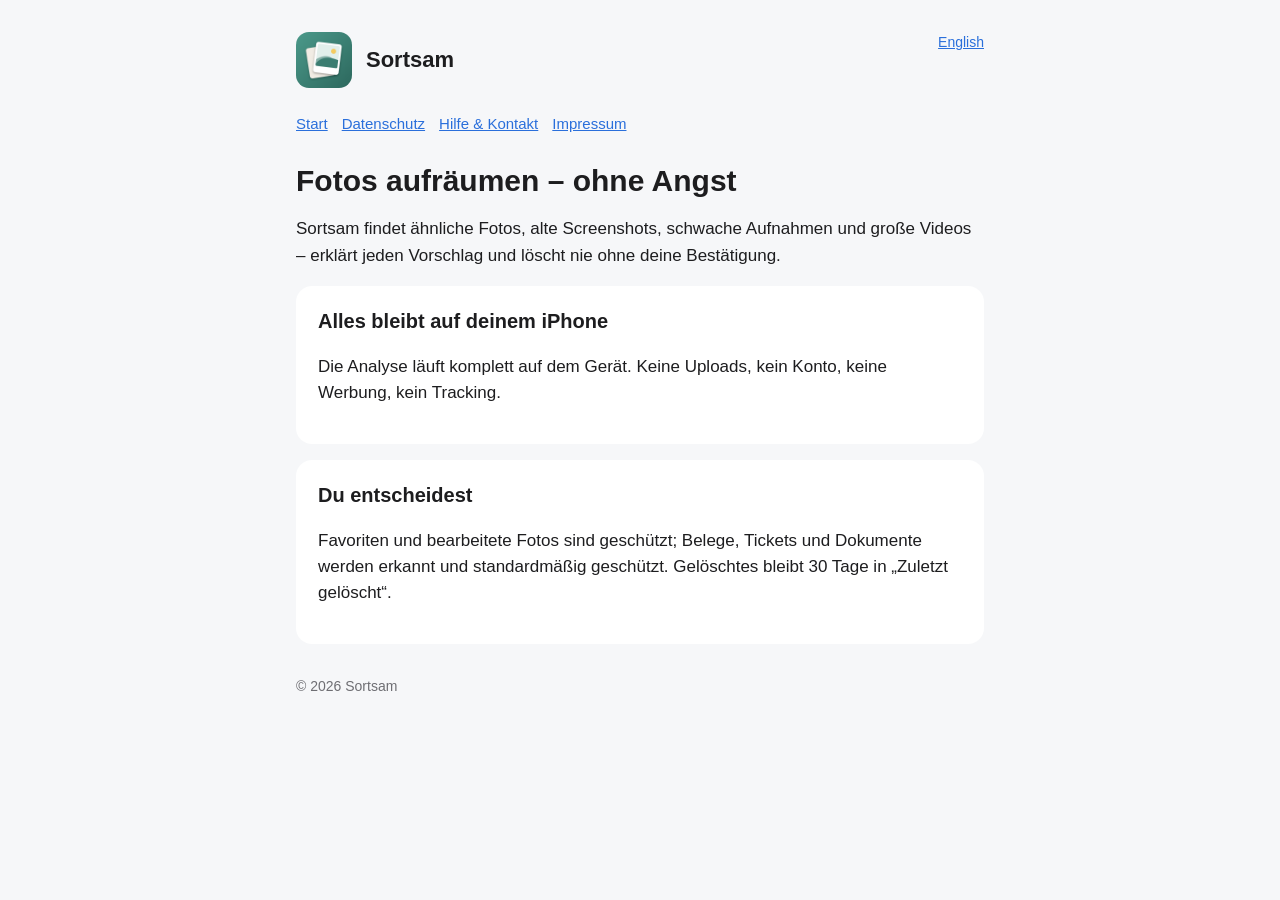
<file: index.html>
<!doctype html>
<html lang="de"><head><meta charset="utf-8"><meta name="viewport" content="width=device-width, initial-scale=1">
<title>Fotos aufräumen – ohne Angst – Sortsam</title><link rel="stylesheet" href="style.css"><link rel="icon" href="icon.png"></head>
<body><main>
<a class="lang" href="en.html">English</a>
<header><img src="icon.png" alt=""><a href="index.html">Sortsam</a></header>
<nav><a href="index.html">Start</a><a href="datenschutz.html">Datenschutz</a><a href="support.html">Hilfe &amp; Kontakt</a><a href="impressum.html">Impressum</a></nav>

<h1>Fotos aufräumen – ohne Angst</h1>
<p>Sortsam findet ähnliche Fotos, alte Screenshots, schwache Aufnahmen und große Videos – erklärt jeden Vorschlag und löscht nie ohne deine Bestätigung.</p>
<section><h2>Alles bleibt auf deinem iPhone</h2><p>Die Analyse läuft komplett auf dem Gerät. Keine Uploads, kein Konto, keine Werbung, kein Tracking.</p></section>
<section><h2>Du entscheidest</h2><p>Favoriten und bearbeitete Fotos sind geschützt; Belege, Tickets und Dokumente werden erkannt und standardmäßig geschützt. Gelöschtes bleibt 30 Tage in „Zuletzt gelöscht“.</p></section>

<footer>© 2026 Sortsam</footer>
</main></body></html>
</file>
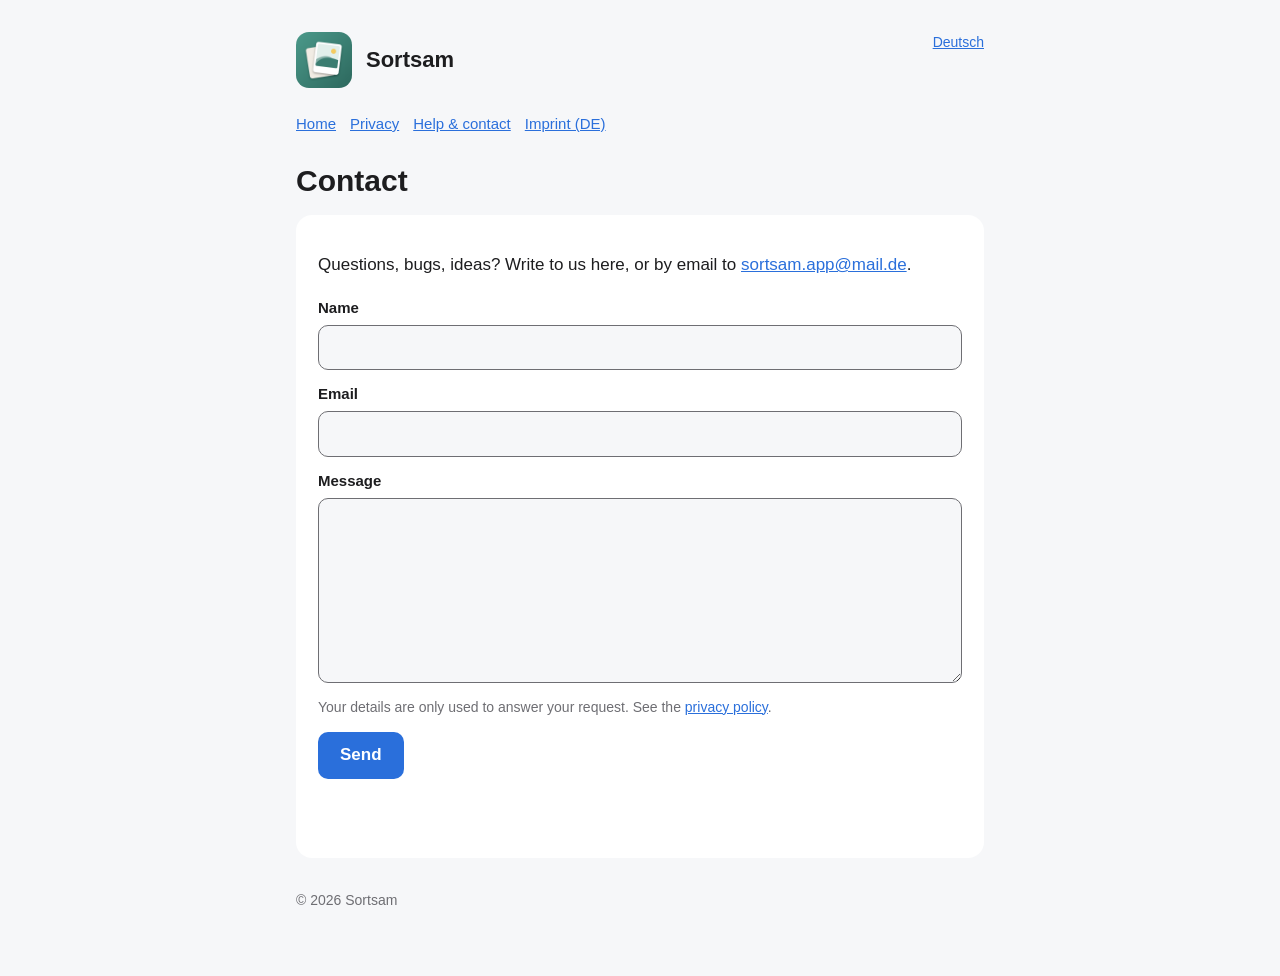
<file: contact.html>
<!doctype html>
<html lang="en"><head><meta charset="utf-8"><meta name="viewport" content="width=device-width, initial-scale=1">
<title>Contact – Sortsam</title><link rel="stylesheet" href="style.css"><link rel="icon" href="icon.png"></head>
<body><main>
<a class="lang" href="kontakt.html">Deutsch</a>
<header><img src="icon.png" alt=""><a href="en.html">Sortsam</a></header>
<nav><a href="en.html">Home</a><a href="privacy.html">Privacy</a><a href="help.html">Help &amp; contact</a><a href="impressum.html">Imprint (DE)</a></nav>

<h1>Contact</h1>
<section>
<p>Questions, bugs, ideas? Write to us here, or by email to <a href="mailto:sortsam.app@mail.de">sortsam.app@mail.de</a>.</p>
<form id="contact" class="form" action="https://api.web3forms.com/submit" method="POST">
<input type="hidden" name="access_key" value="41de78e3-775a-423b-929c-ee4b961ad632">
<input type="hidden" name="subject" value="Sortsam – Contact">
<input type="checkbox" name="botcheck" class="hp" tabindex="-1" autocomplete="off">
<label>Name<input type="text" name="name" required maxlength="100" autocomplete="name"></label>
<label>Email<input type="email" name="email" required maxlength="200" autocomplete="email"></label>
<label>Message<textarea name="message" required rows="7" maxlength="5000"></textarea></label>
<p class="muted">Your details are only used to answer your request. See the <a href="privacy.html">privacy policy</a>.</p>
<button type="submit">Send</button>
<p id="status" class="status" role="status"></p>
</form>
</section>

<footer>© 2026 Sortsam</footer>
</main>
<script>
document.getElementById('contact').addEventListener('submit', async function (e) {
  e.preventDefault();
  var form = e.target, status = document.getElementById('status'), button = form.querySelector('button');
  button.disabled = true; status.textContent = '…';
  try {
    var res = await fetch(form.action, { method: 'POST', headers: { 'Accept': 'application/json' }, body: new FormData(form) });
    var data = await res.json();
    if (data.success) { form.reset(); status.textContent = 'Thank you! Your message has arrived.'; } else { status.textContent = 'That did not work. Please try again or send an email.'; }
  } catch (x) { status.textContent = 'That did not work. Please try again or send an email.'; }
  button.disabled = false;
});
</script>
</body></html>
</file>
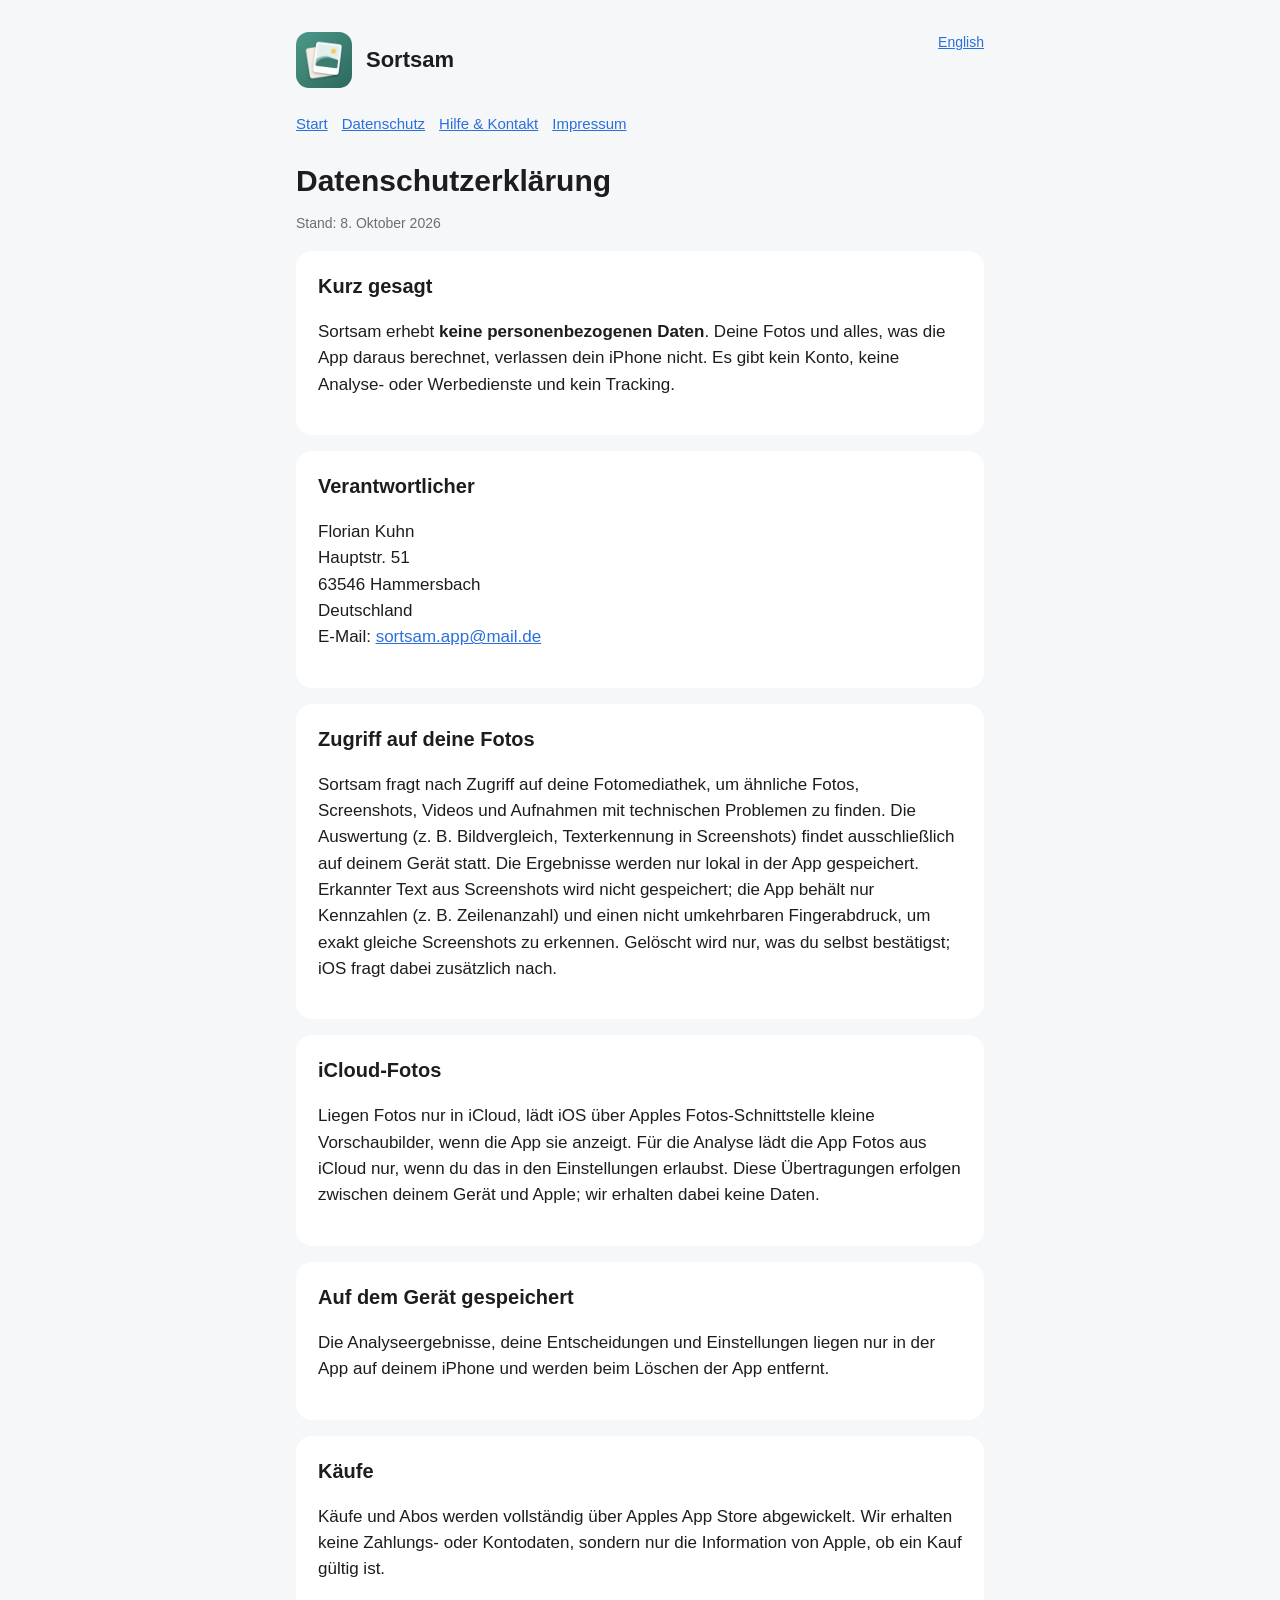
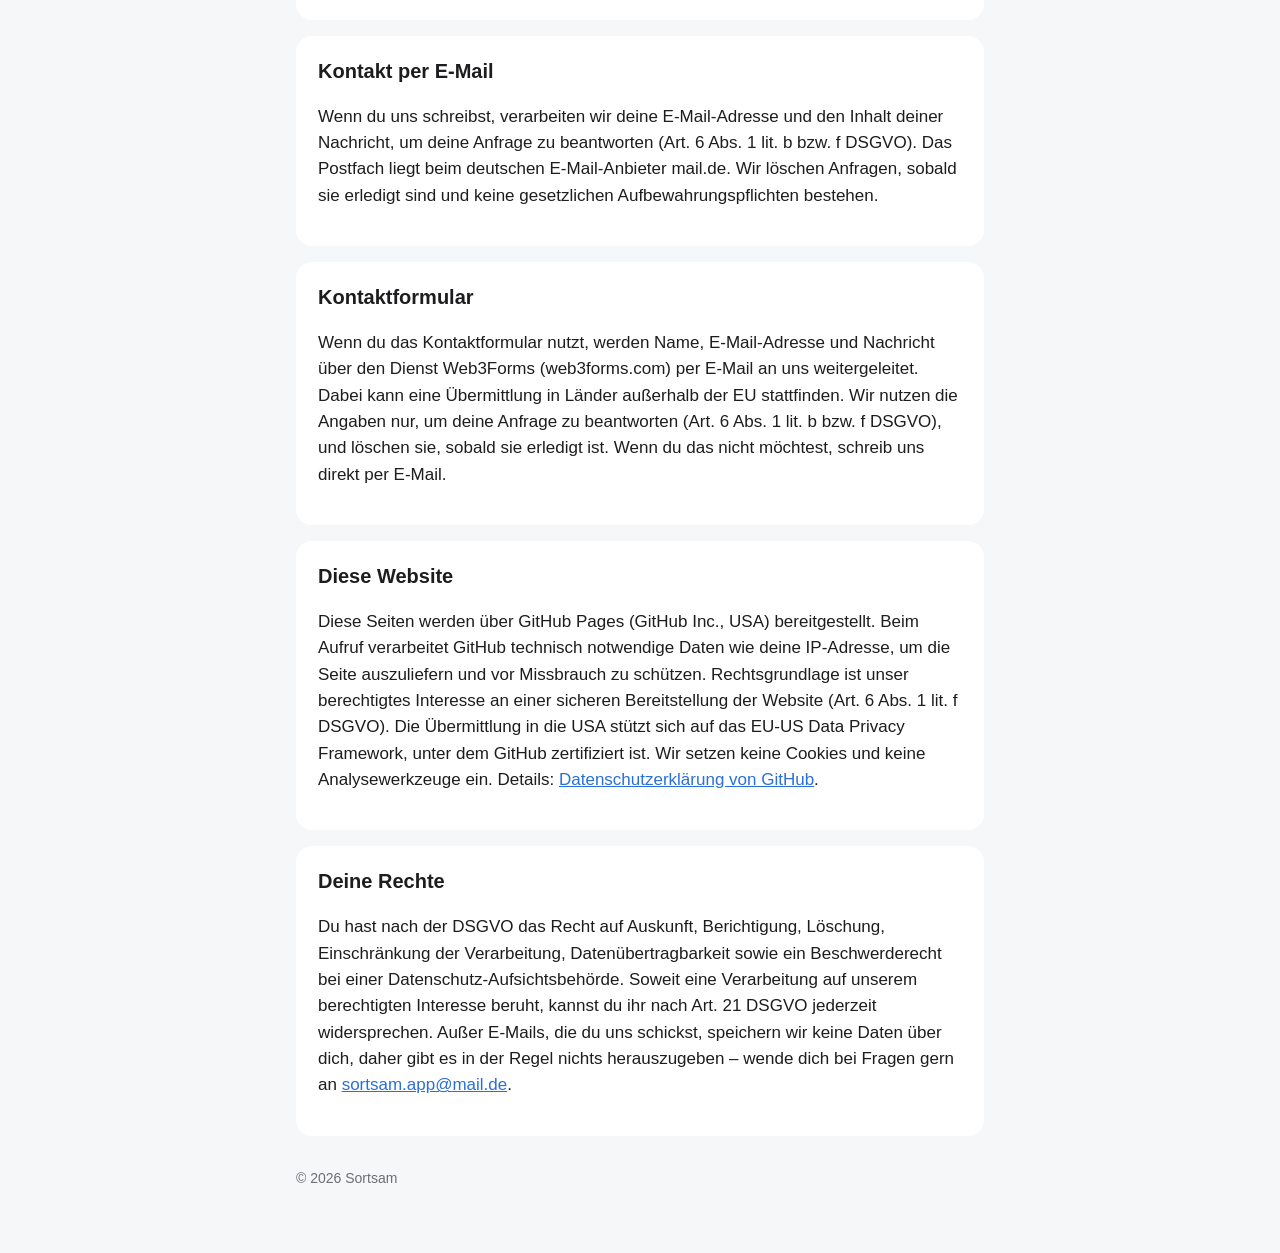
<file: datenschutz.html>
<!doctype html>
<html lang="de"><head><meta charset="utf-8"><meta name="viewport" content="width=device-width, initial-scale=1">
<title>Datenschutzerklärung – Sortsam</title><link rel="stylesheet" href="style.css"><link rel="icon" href="icon.png"></head>
<body><main>
<a class="lang" href="privacy.html">English</a>
<header><img src="icon.png" alt=""><a href="index.html">Sortsam</a></header>
<nav><a href="index.html">Start</a><a href="datenschutz.html">Datenschutz</a><a href="support.html">Hilfe &amp; Kontakt</a><a href="impressum.html">Impressum</a></nav>

<h1>Datenschutzerklärung</h1>
<p class="muted">Stand: 8. Oktober 2026</p>
<section><h2>Kurz gesagt</h2><p>Sortsam erhebt <strong>keine personenbezogenen Daten</strong>. Deine Fotos und alles, was die App daraus berechnet, verlassen dein iPhone nicht. Es gibt kein Konto, keine Analyse- oder Werbedienste und kein Tracking.</p></section>
<section><h2>Verantwortlicher</h2><p>Florian Kuhn<br>Hauptstr. 51<br>63546 Hammersbach<br>Deutschland<br>E-Mail: <a href="mailto:sortsam.app@mail.de">sortsam.app@mail.de</a></p></section>
<section><h2>Zugriff auf deine Fotos</h2><p>Sortsam fragt nach Zugriff auf deine Fotomediathek, um ähnliche Fotos, Screenshots, Videos und Aufnahmen mit technischen Problemen zu finden. Die Auswertung (z. B. Bildvergleich, Texterkennung in Screenshots) findet ausschließlich auf deinem Gerät statt. Die Ergebnisse werden nur lokal in der App gespeichert. Erkannter Text aus Screenshots wird nicht gespeichert; die App behält nur Kennzahlen (z. B. Zeilenanzahl) und einen nicht umkehrbaren Fingerabdruck, um exakt gleiche Screenshots zu erkennen. Gelöscht wird nur, was du selbst bestätigst; iOS fragt dabei zusätzlich nach.</p></section>
<section><h2>iCloud-Fotos</h2><p>Liegen Fotos nur in iCloud, lädt iOS über Apples Fotos-Schnittstelle kleine Vorschaubilder, wenn die App sie anzeigt. Für die Analyse lädt die App Fotos aus iCloud nur, wenn du das in den Einstellungen erlaubst. Diese Übertragungen erfolgen zwischen deinem Gerät und Apple; wir erhalten dabei keine Daten.</p></section>
<section><h2>Auf dem Gerät gespeichert</h2><p>Die Analyseergebnisse, deine Entscheidungen und Einstellungen liegen nur in der App auf deinem iPhone und werden beim Löschen der App entfernt.</p></section>
<section><h2>Käufe</h2><p>Käufe und Abos werden vollständig über Apples App Store abgewickelt. Wir erhalten keine Zahlungs- oder Kontodaten, sondern nur die Information von Apple, ob ein Kauf gültig ist.</p></section>
<section><h2>Kontakt per E-Mail</h2><p>Wenn du uns schreibst, verarbeiten wir deine E-Mail-Adresse und den Inhalt deiner Nachricht, um deine Anfrage zu beantworten (Art. 6 Abs. 1 lit. b bzw. f DSGVO). Das Postfach liegt beim deutschen E-Mail-Anbieter mail.de. Wir löschen Anfragen, sobald sie erledigt sind und keine gesetzlichen Aufbewahrungspflichten bestehen.</p></section>
<section><h2>Kontaktformular</h2><p>Wenn du das Kontaktformular nutzt, werden Name, E-Mail-Adresse und Nachricht über den Dienst Web3Forms (web3forms.com) per E-Mail an uns weitergeleitet. Dabei kann eine Übermittlung in Länder außerhalb der EU stattfinden. Wir nutzen die Angaben nur, um deine Anfrage zu beantworten (Art. 6 Abs. 1 lit. b bzw. f DSGVO), und löschen sie, sobald sie erledigt ist. Wenn du das nicht möchtest, schreib uns direkt per E-Mail.</p></section>
<section><h2>Diese Website</h2><p>Diese Seiten werden über GitHub Pages (GitHub Inc., USA) bereitgestellt. Beim Aufruf verarbeitet GitHub technisch notwendige Daten wie deine IP-Adresse, um die Seite auszuliefern und vor Missbrauch zu schützen. Rechtsgrundlage ist unser berechtigtes Interesse an einer sicheren Bereitstellung der Website (Art. 6 Abs. 1 lit. f DSGVO). Die Übermittlung in die USA stützt sich auf das EU-US Data Privacy Framework, unter dem GitHub zertifiziert ist. Wir setzen keine Cookies und keine Analysewerkzeuge ein. Details: <a href="https://docs.github.com/de/site-policy/privacy-policies/github-general-privacy-statement">Datenschutzerklärung von GitHub</a>.</p></section>
<section><h2>Deine Rechte</h2><p>Du hast nach der DSGVO das Recht auf Auskunft, Berichtigung, Löschung, Einschränkung der Verarbeitung, Datenübertragbarkeit sowie ein Beschwerderecht bei einer Datenschutz-Aufsichtsbehörde. Soweit eine Verarbeitung auf unserem berechtigten Interesse beruht, kannst du ihr nach Art. 21 DSGVO jederzeit widersprechen. Außer E-Mails, die du uns schickst, speichern wir keine Daten über dich, daher gibt es in der Regel nichts herauszugeben – wende dich bei Fragen gern an <a href="mailto:sortsam.app@mail.de">sortsam.app@mail.de</a>.</p></section>

<footer>© 2026 Sortsam</footer>
</main></body></html>
</file>
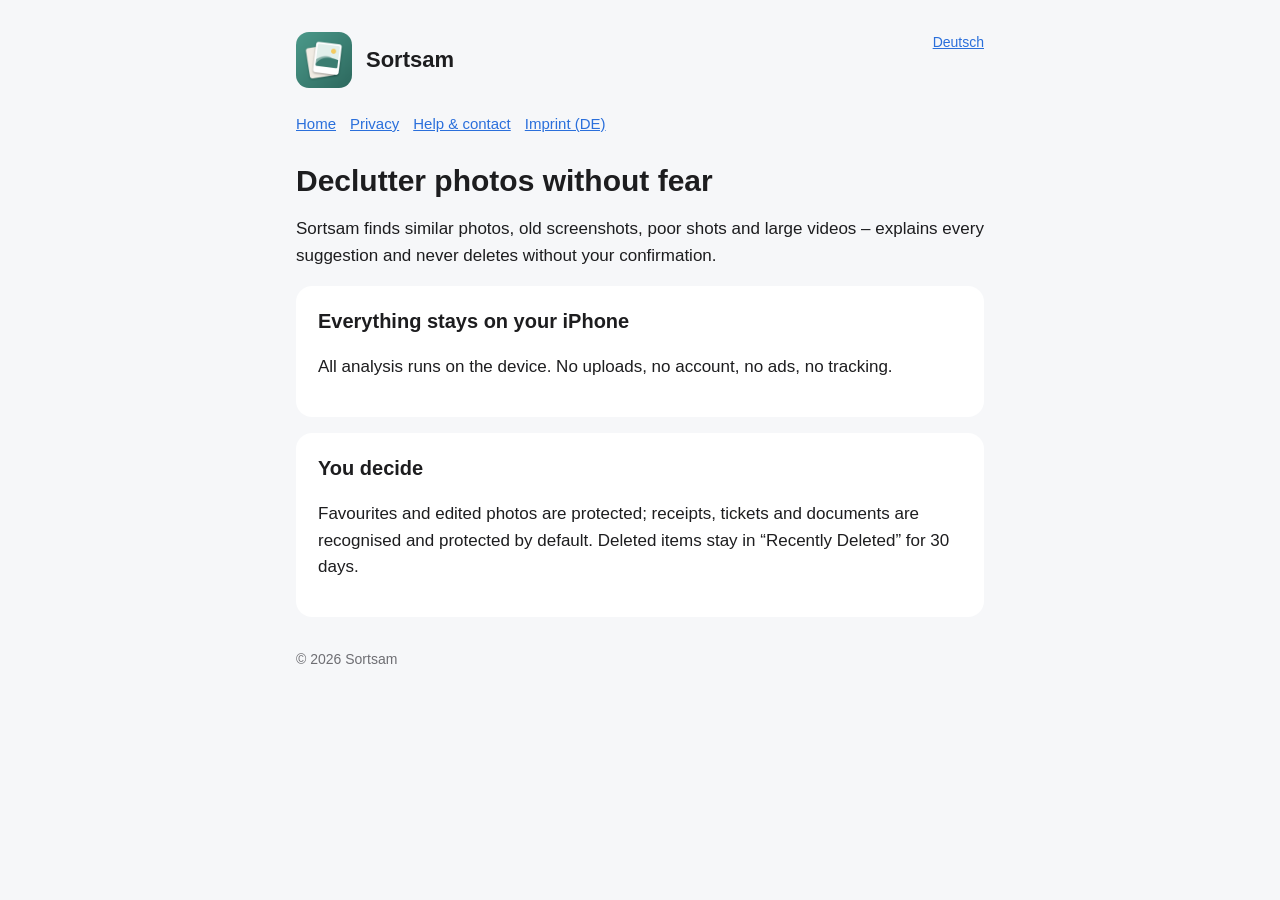
<file: en.html>
<!doctype html>
<html lang="en"><head><meta charset="utf-8"><meta name="viewport" content="width=device-width, initial-scale=1">
<title>Declutter photos without fear – Sortsam</title><link rel="stylesheet" href="style.css"><link rel="icon" href="icon.png"></head>
<body><main>
<a class="lang" href="index.html">Deutsch</a>
<header><img src="icon.png" alt=""><a href="en.html">Sortsam</a></header>
<nav><a href="en.html">Home</a><a href="privacy.html">Privacy</a><a href="help.html">Help &amp; contact</a><a href="impressum.html">Imprint (DE)</a></nav>

<h1>Declutter photos without fear</h1>
<p>Sortsam finds similar photos, old screenshots, poor shots and large videos – explains every suggestion and never deletes without your confirmation.</p>
<section><h2>Everything stays on your iPhone</h2><p>All analysis runs on the device. No uploads, no account, no ads, no tracking.</p></section>
<section><h2>You decide</h2><p>Favourites and edited photos are protected; receipts, tickets and documents are recognised and protected by default. Deleted items stay in “Recently Deleted” for 30 days.</p></section>

<footer>© 2026 Sortsam</footer>
</main></body></html>
</file>
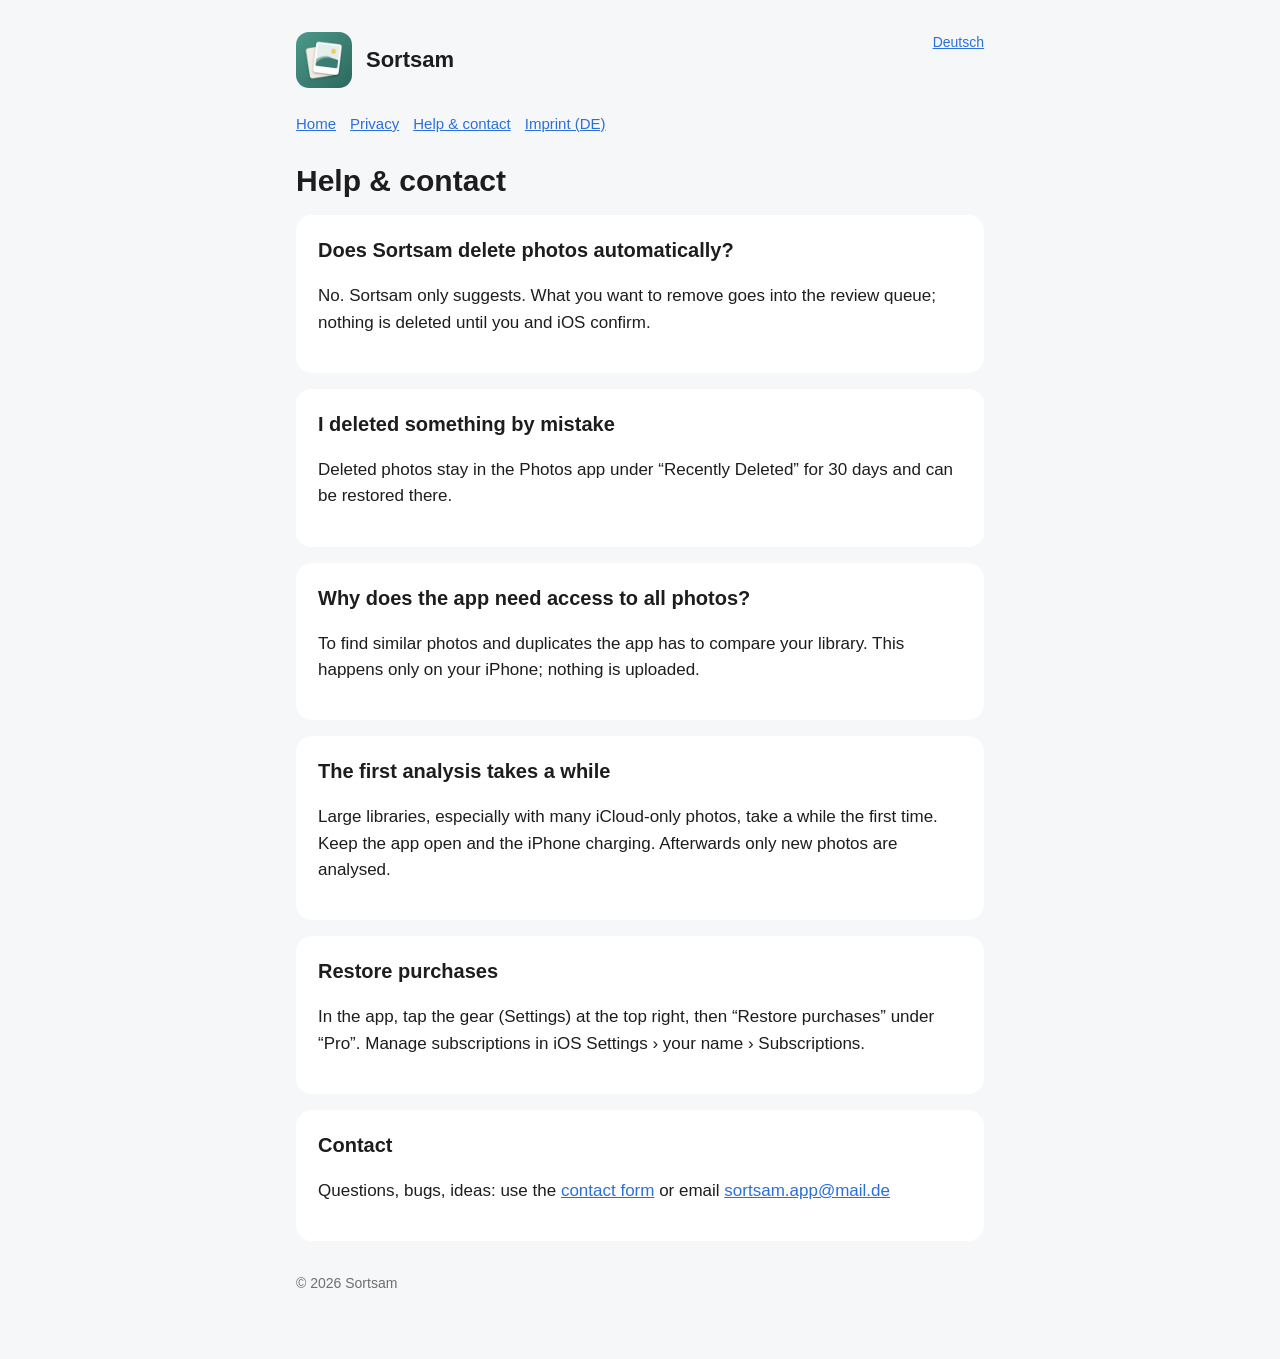
<file: help.html>
<!doctype html>
<html lang="en"><head><meta charset="utf-8"><meta name="viewport" content="width=device-width, initial-scale=1">
<title>Help & contact – Sortsam</title><link rel="stylesheet" href="style.css"><link rel="icon" href="icon.png"></head>
<body><main>
<a class="lang" href="support.html">Deutsch</a>
<header><img src="icon.png" alt=""><a href="en.html">Sortsam</a></header>
<nav><a href="en.html">Home</a><a href="privacy.html">Privacy</a><a href="help.html">Help &amp; contact</a><a href="impressum.html">Imprint (DE)</a></nav>

<h1>Help &amp; contact</h1>
<section><h2>Does Sortsam delete photos automatically?</h2><p>No. Sortsam only suggests. What you want to remove goes into the review queue; nothing is deleted until you and iOS confirm.</p></section>
<section><h2>I deleted something by mistake</h2><p>Deleted photos stay in the Photos app under “Recently Deleted” for 30 days and can be restored there.</p></section>
<section><h2>Why does the app need access to all photos?</h2><p>To find similar photos and duplicates the app has to compare your library. This happens only on your iPhone; nothing is uploaded.</p></section>
<section><h2>The first analysis takes a while</h2><p>Large libraries, especially with many iCloud-only photos, take a while the first time. Keep the app open and the iPhone charging. Afterwards only new photos are analysed.</p></section>
<section><h2>Restore purchases</h2><p>In the app, tap the gear (Settings) at the top right, then “Restore purchases” under “Pro”. Manage subscriptions in iOS Settings › your name › Subscriptions.</p></section>
<section><h2>Contact</h2><p>Questions, bugs, ideas: use the <a href="contact.html">contact form</a> or email <a href="mailto:sortsam.app@mail.de">sortsam.app@mail.de</a></p></section>

<footer>© 2026 Sortsam</footer>
</main></body></html>
</file>
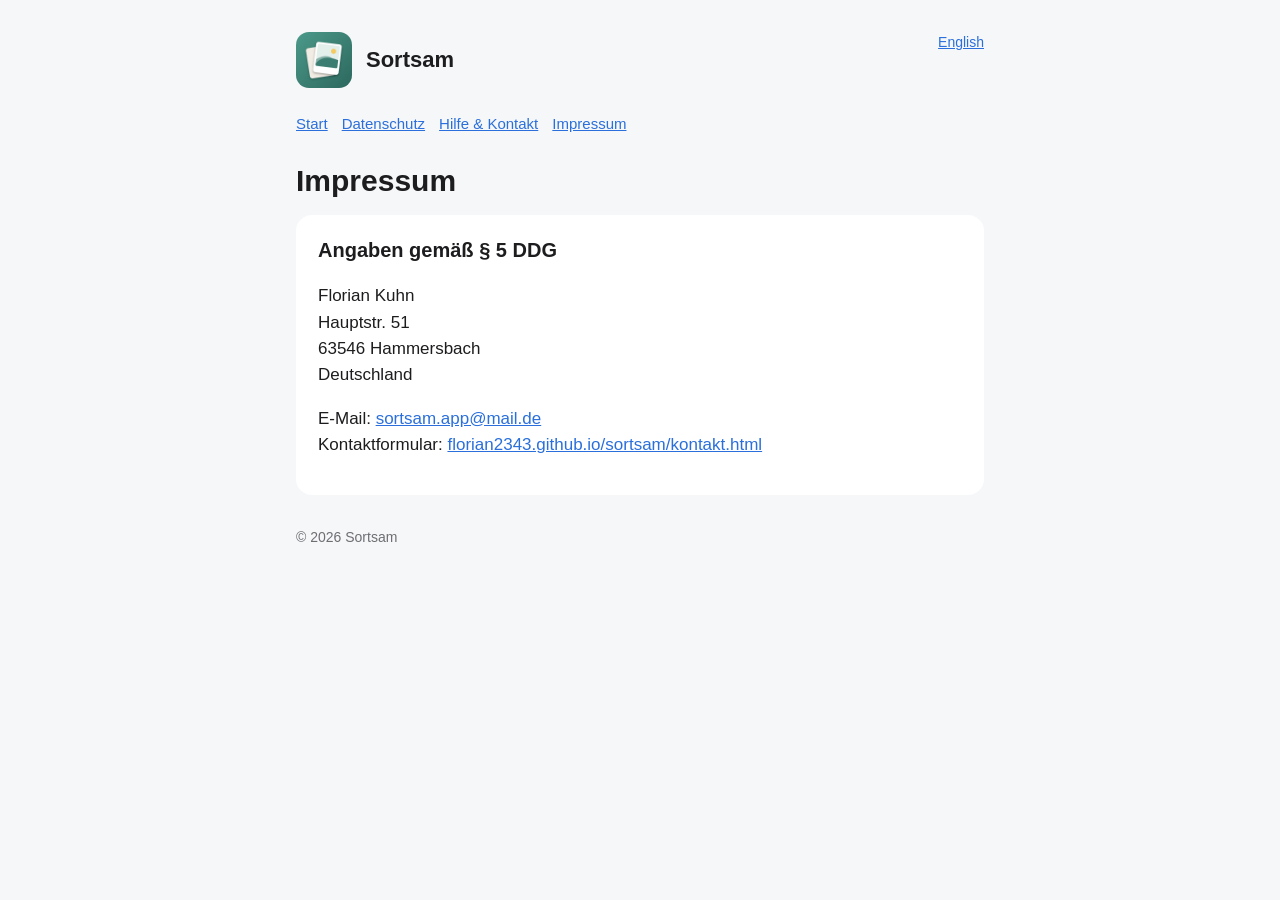
<file: impressum.html>
<!doctype html>
<html lang="de"><head><meta charset="utf-8"><meta name="viewport" content="width=device-width, initial-scale=1">
<title>Impressum – Sortsam</title><link rel="stylesheet" href="style.css"><link rel="icon" href="icon.png"></head>
<body><main>
<a class="lang" href="en.html">English</a>
<header><img src="icon.png" alt=""><a href="index.html">Sortsam</a></header>
<nav><a href="index.html">Start</a><a href="datenschutz.html">Datenschutz</a><a href="support.html">Hilfe &amp; Kontakt</a><a href="impressum.html">Impressum</a></nav>

<h1>Impressum</h1>
<section><h2>Angaben gemäß § 5 DDG</h2><p>Florian Kuhn<br>Hauptstr. 51<br>63546 Hammersbach<br>Deutschland</p><p>E-Mail: <a href="mailto:sortsam.app@mail.de">sortsam.app@mail.de</a><br>Kontaktformular: <a href="kontakt.html">florian2343.github.io/sortsam/kontakt.html</a></p></section>

<footer>© 2026 Sortsam</footer>
</main></body></html>
</file>
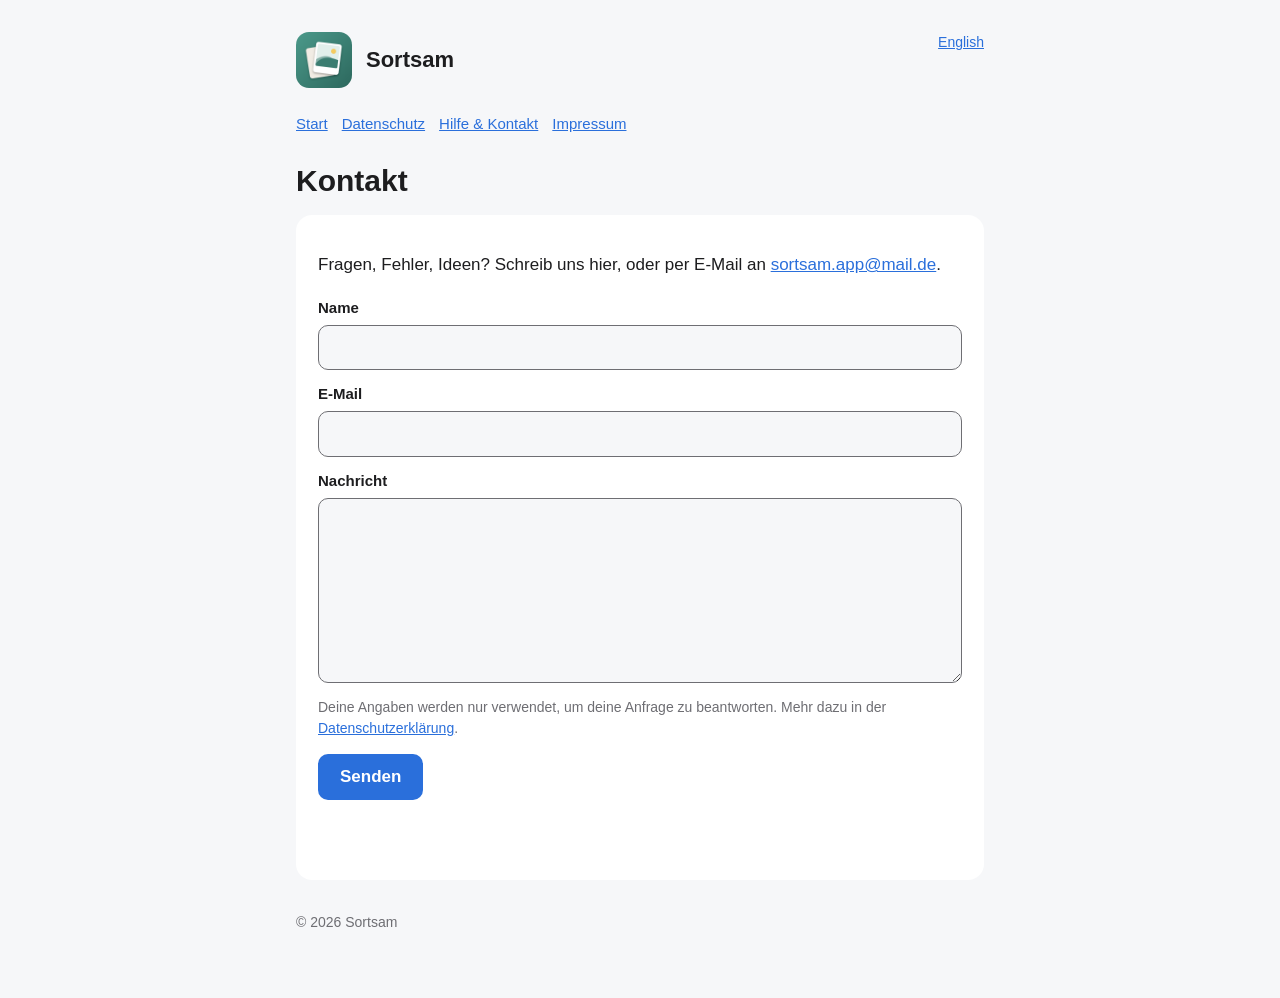
<file: kontakt.html>
<!doctype html>
<html lang="de"><head><meta charset="utf-8"><meta name="viewport" content="width=device-width, initial-scale=1">
<title>Kontakt – Sortsam</title><link rel="stylesheet" href="style.css"><link rel="icon" href="icon.png"></head>
<body><main>
<a class="lang" href="contact.html">English</a>
<header><img src="icon.png" alt=""><a href="index.html">Sortsam</a></header>
<nav><a href="index.html">Start</a><a href="datenschutz.html">Datenschutz</a><a href="support.html">Hilfe &amp; Kontakt</a><a href="impressum.html">Impressum</a></nav>

<h1>Kontakt</h1>
<section>
<p>Fragen, Fehler, Ideen? Schreib uns hier, oder per E-Mail an <a href="mailto:sortsam.app@mail.de">sortsam.app@mail.de</a>.</p>
<form id="contact" class="form" action="https://api.web3forms.com/submit" method="POST">
<input type="hidden" name="access_key" value="41de78e3-775a-423b-929c-ee4b961ad632">
<input type="hidden" name="subject" value="Sortsam – Kontakt">
<input type="checkbox" name="botcheck" class="hp" tabindex="-1" autocomplete="off">
<label>Name<input type="text" name="name" required maxlength="100" autocomplete="name"></label>
<label>E-Mail<input type="email" name="email" required maxlength="200" autocomplete="email"></label>
<label>Nachricht<textarea name="message" required rows="7" maxlength="5000"></textarea></label>
<p class="muted">Deine Angaben werden nur verwendet, um deine Anfrage zu beantworten. Mehr dazu in der <a href="datenschutz.html">Datenschutzerklärung</a>.</p>
<button type="submit">Senden</button>
<p id="status" class="status" role="status"></p>
</form>
</section>

<footer>© 2026 Sortsam</footer>
</main>
<script>
document.getElementById('contact').addEventListener('submit', async function (e) {
  e.preventDefault();
  var form = e.target, status = document.getElementById('status'), button = form.querySelector('button');
  button.disabled = true; status.textContent = '…';
  try {
    var res = await fetch(form.action, { method: 'POST', headers: { 'Accept': 'application/json' }, body: new FormData(form) });
    var data = await res.json();
    if (data.success) { form.reset(); status.textContent = 'Danke! Deine Nachricht ist angekommen.'; } else { status.textContent = 'Das hat nicht geklappt. Bitte versuch es noch einmal oder schreib eine E-Mail.'; }
  } catch (x) { status.textContent = 'Das hat nicht geklappt. Bitte versuch es noch einmal oder schreib eine E-Mail.'; }
  button.disabled = false;
});
</script>
</body></html>
</file>
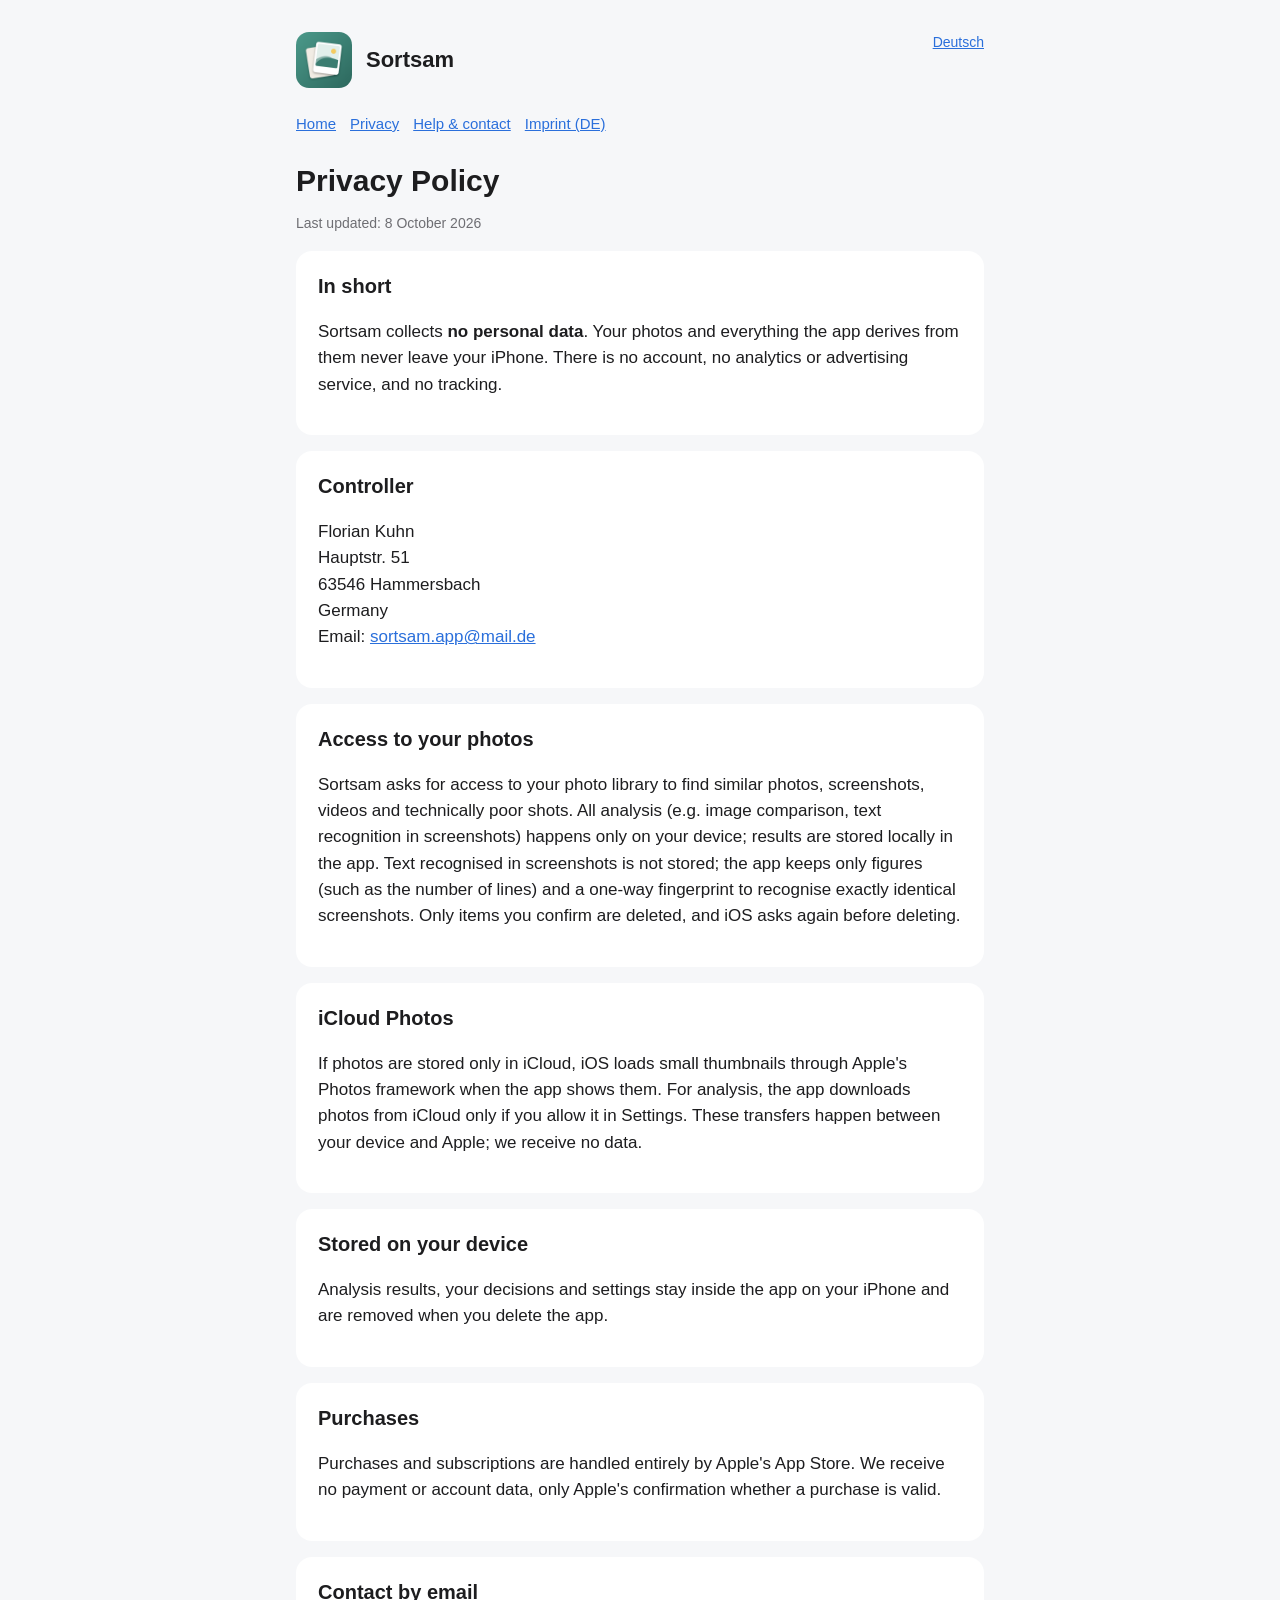
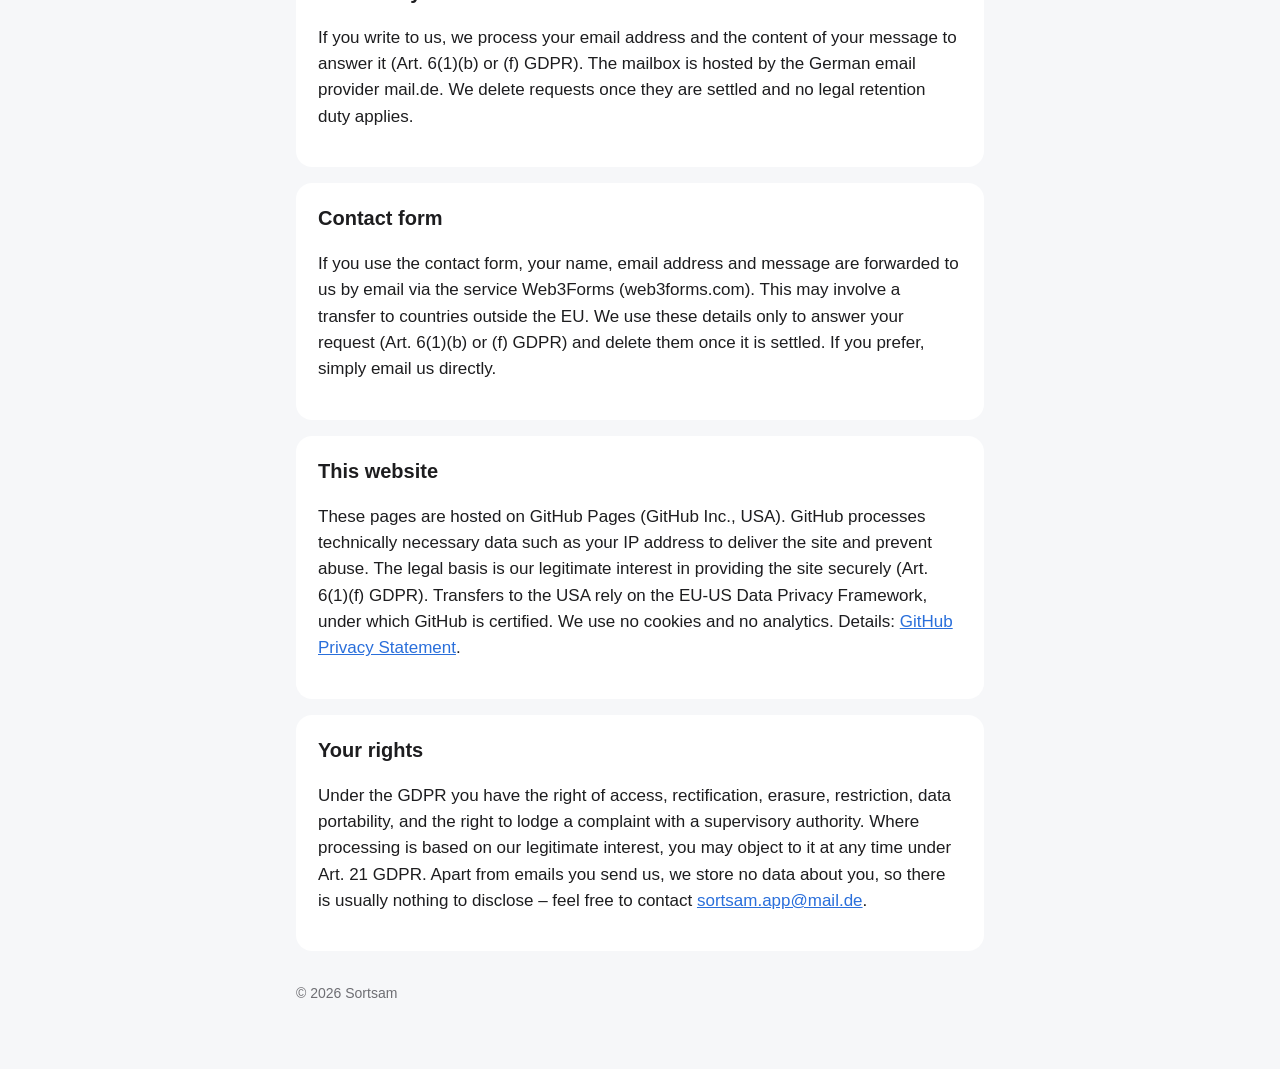
<file: privacy.html>
<!doctype html>
<html lang="en"><head><meta charset="utf-8"><meta name="viewport" content="width=device-width, initial-scale=1">
<title>Privacy Policy – Sortsam</title><link rel="stylesheet" href="style.css"><link rel="icon" href="icon.png"></head>
<body><main>
<a class="lang" href="datenschutz.html">Deutsch</a>
<header><img src="icon.png" alt=""><a href="en.html">Sortsam</a></header>
<nav><a href="en.html">Home</a><a href="privacy.html">Privacy</a><a href="help.html">Help &amp; contact</a><a href="impressum.html">Imprint (DE)</a></nav>

<h1>Privacy Policy</h1>
<p class="muted">Last updated: 8 October 2026</p>
<section><h2>In short</h2><p>Sortsam collects <strong>no personal data</strong>. Your photos and everything the app derives from them never leave your iPhone. There is no account, no analytics or advertising service, and no tracking.</p></section>
<section><h2>Controller</h2><p>Florian Kuhn<br>Hauptstr. 51<br>63546 Hammersbach<br>Germany<br>Email: <a href="mailto:sortsam.app@mail.de">sortsam.app@mail.de</a></p></section>
<section><h2>Access to your photos</h2><p>Sortsam asks for access to your photo library to find similar photos, screenshots, videos and technically poor shots. All analysis (e.g. image comparison, text recognition in screenshots) happens only on your device; results are stored locally in the app. Text recognised in screenshots is not stored; the app keeps only figures (such as the number of lines) and a one-way fingerprint to recognise exactly identical screenshots. Only items you confirm are deleted, and iOS asks again before deleting.</p></section>
<section><h2>iCloud Photos</h2><p>If photos are stored only in iCloud, iOS loads small thumbnails through Apple's Photos framework when the app shows them. For analysis, the app downloads photos from iCloud only if you allow it in Settings. These transfers happen between your device and Apple; we receive no data.</p></section>
<section><h2>Stored on your device</h2><p>Analysis results, your decisions and settings stay inside the app on your iPhone and are removed when you delete the app.</p></section>
<section><h2>Purchases</h2><p>Purchases and subscriptions are handled entirely by Apple's App Store. We receive no payment or account data, only Apple's confirmation whether a purchase is valid.</p></section>
<section><h2>Contact by email</h2><p>If you write to us, we process your email address and the content of your message to answer it (Art. 6(1)(b) or (f) GDPR). The mailbox is hosted by the German email provider mail.de. We delete requests once they are settled and no legal retention duty applies.</p></section>
<section><h2>Contact form</h2><p>If you use the contact form, your name, email address and message are forwarded to us by email via the service Web3Forms (web3forms.com). This may involve a transfer to countries outside the EU. We use these details only to answer your request (Art. 6(1)(b) or (f) GDPR) and delete them once it is settled. If you prefer, simply email us directly.</p></section>
<section><h2>This website</h2><p>These pages are hosted on GitHub Pages (GitHub Inc., USA). GitHub processes technically necessary data such as your IP address to deliver the site and prevent abuse. The legal basis is our legitimate interest in providing the site securely (Art. 6(1)(f) GDPR). Transfers to the USA rely on the EU-US Data Privacy Framework, under which GitHub is certified. We use no cookies and no analytics. Details: <a href="https://docs.github.com/en/site-policy/privacy-policies/github-general-privacy-statement">GitHub Privacy Statement</a>.</p></section>
<section><h2>Your rights</h2><p>Under the GDPR you have the right of access, rectification, erasure, restriction, data portability, and the right to lodge a complaint with a supervisory authority. Where processing is based on our legitimate interest, you may object to it at any time under Art. 21 GDPR. Apart from emails you send us, we store no data about you, so there is usually nothing to disclose – feel free to contact <a href="mailto:sortsam.app@mail.de">sortsam.app@mail.de</a>.</p></section>

<footer>© 2026 Sortsam</footer>
</main></body></html>
</file>
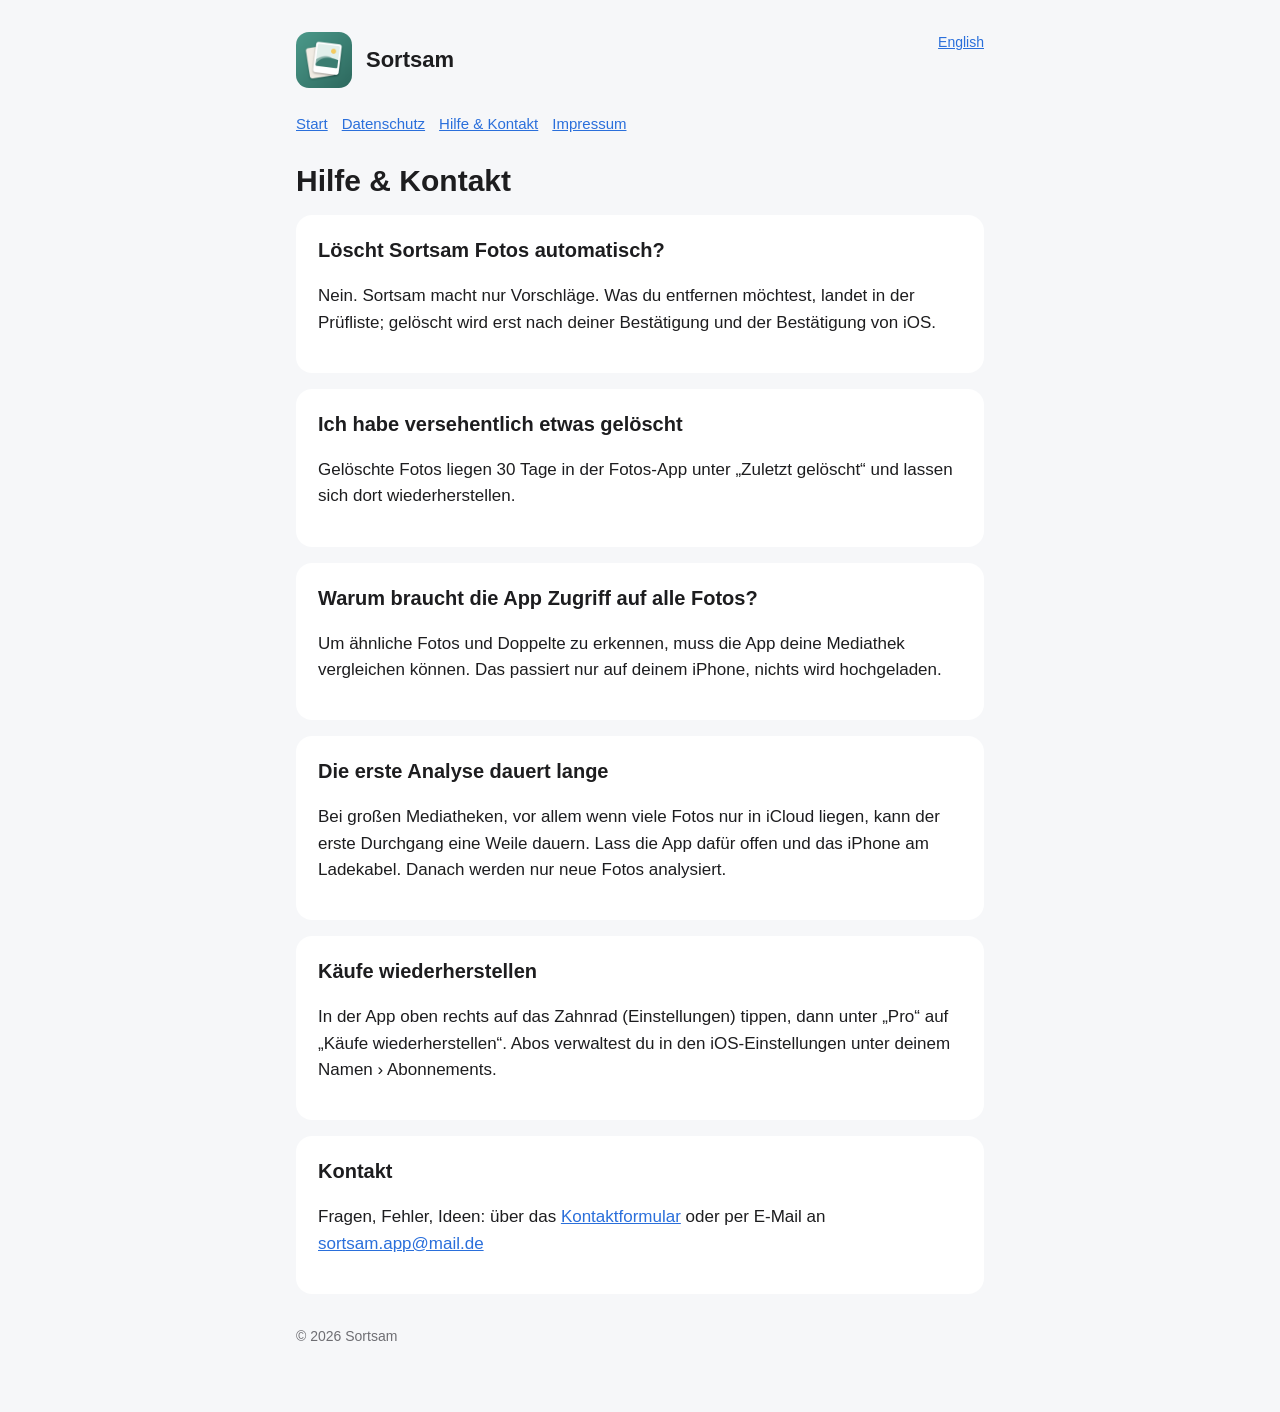
<file: support.html>
<!doctype html>
<html lang="de"><head><meta charset="utf-8"><meta name="viewport" content="width=device-width, initial-scale=1">
<title>Hilfe & Kontakt – Sortsam</title><link rel="stylesheet" href="style.css"><link rel="icon" href="icon.png"></head>
<body><main>
<a class="lang" href="help.html">English</a>
<header><img src="icon.png" alt=""><a href="index.html">Sortsam</a></header>
<nav><a href="index.html">Start</a><a href="datenschutz.html">Datenschutz</a><a href="support.html">Hilfe &amp; Kontakt</a><a href="impressum.html">Impressum</a></nav>

<h1>Hilfe &amp; Kontakt</h1>
<section><h2>Löscht Sortsam Fotos automatisch?</h2><p>Nein. Sortsam macht nur Vorschläge. Was du entfernen möchtest, landet in der Prüfliste; gelöscht wird erst nach deiner Bestätigung und der Bestätigung von iOS.</p></section>
<section><h2>Ich habe versehentlich etwas gelöscht</h2><p>Gelöschte Fotos liegen 30 Tage in der Fotos-App unter „Zuletzt gelöscht“ und lassen sich dort wiederherstellen.</p></section>
<section><h2>Warum braucht die App Zugriff auf alle Fotos?</h2><p>Um ähnliche Fotos und Doppelte zu erkennen, muss die App deine Mediathek vergleichen können. Das passiert nur auf deinem iPhone, nichts wird hochgeladen.</p></section>
<section><h2>Die erste Analyse dauert lange</h2><p>Bei großen Mediatheken, vor allem wenn viele Fotos nur in iCloud liegen, kann der erste Durchgang eine Weile dauern. Lass die App dafür offen und das iPhone am Ladekabel. Danach werden nur neue Fotos analysiert.</p></section>
<section><h2>Käufe wiederherstellen</h2><p>In der App oben rechts auf das Zahnrad (Einstellungen) tippen, dann unter „Pro“ auf „Käufe wiederherstellen“. Abos verwaltest du in den iOS-Einstellungen unter deinem Namen › Abonnements.</p></section>
<section><h2>Kontakt</h2><p>Fragen, Fehler, Ideen: über das <a href="kontakt.html">Kontaktformular</a> oder per E-Mail an <a href="mailto:sortsam.app@mail.de">sortsam.app@mail.de</a></p></section>

<footer>© 2026 Sortsam</footer>
</main></body></html>
</file>
<file: style.css>
:root { --bg:#f6f7f9; --fg:#1d1d1f; --muted:#6e6e73; --card:#fff; --accent:#2a6fdb; }
@media (prefers-color-scheme: dark) { :root { --bg:#111214; --fg:#f2f2f4; --muted:#a1a1a6; --card:#1c1d20; --accent:#5b9cff; } }
* { box-sizing:border-box; }
body { margin:0; background:var(--bg); color:var(--fg); font:17px/1.55 -apple-system, BlinkMacSystemFont, "Segoe UI", Roboto, sans-serif; }
main { max-width:720px; margin:0 auto; padding:32px 16px 64px; }
header { display:flex; align-items:center; gap:14px; margin-bottom:24px; }
header img { width:56px; height:56px; border-radius:13px; }
header a { color:inherit; text-decoration:none; font-weight:700; font-size:22px; }
nav { margin:8px 0 28px; display:flex; flex-wrap:wrap; gap:14px; font-size:15px; }
nav a, a { color:var(--accent); }
section { background:var(--card); border-radius:16px; padding:20px 22px; margin:16px 0; }
h1 { font-size:30px; line-height:1.2; margin:0 0 8px; }
h2 { font-size:20px; margin:0 0 8px; }
.muted, footer { color:var(--muted); font-size:14px; }
footer { margin-top:32px; }
.lang { float:right; font-size:14px; }

.form label { display:block; margin:12px 0; font-weight:600; font-size:15px; }
.form input[type=text], .form input[type=email], .form textarea { display:block; width:100%; margin-top:6px; padding:10px 12px; font:inherit; color:var(--fg); background:var(--bg); border:1px solid var(--muted); border-radius:10px; }
.form button { font:inherit; font-weight:600; color:#fff; background:var(--accent); border:0; border-radius:10px; padding:10px 22px; cursor:pointer; }
.form button:disabled { opacity:.6; }
.form .hp { display:none; }
.status { min-height:1.5em; }
</file>
